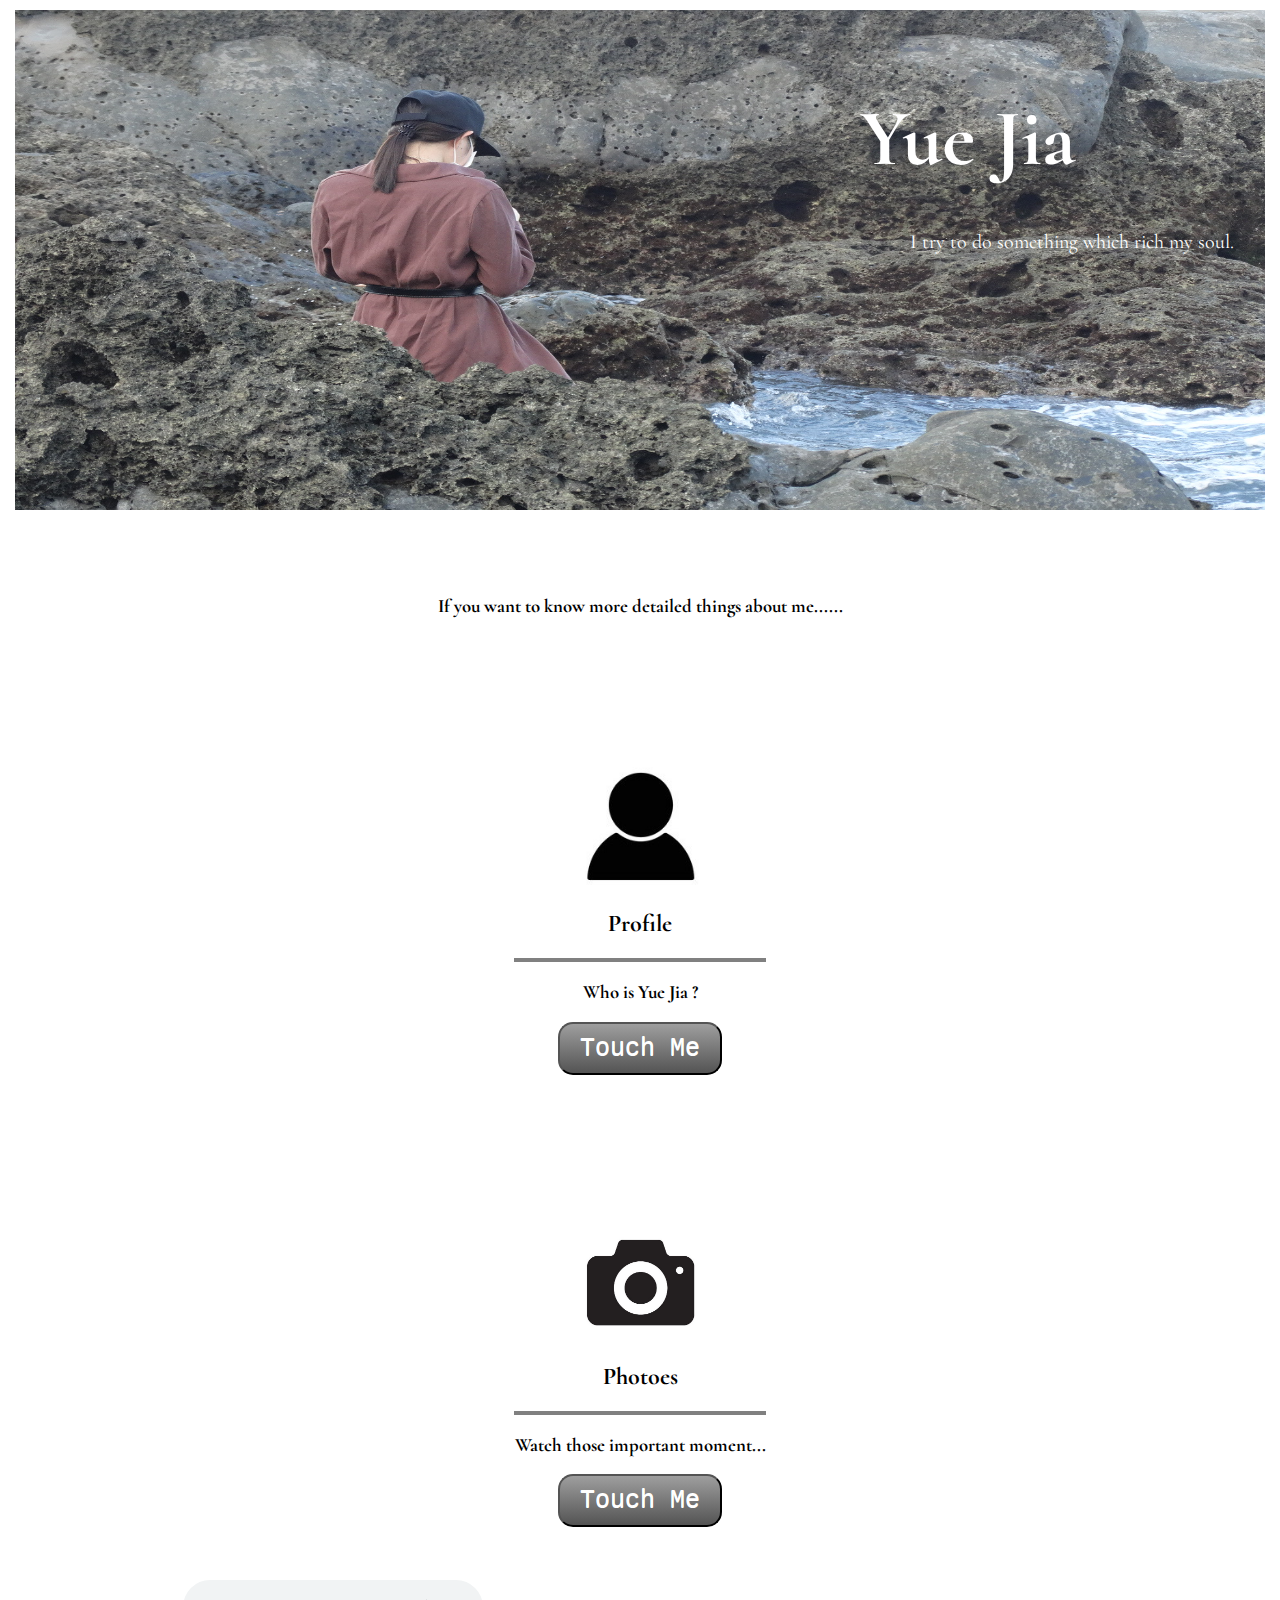
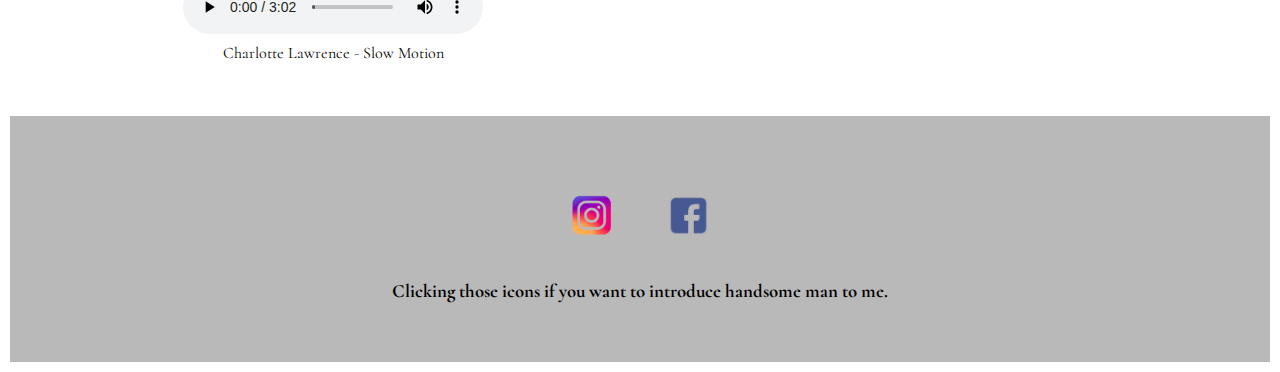
<file: index.html>
<!DOCTYPE html>
<html lang="en">
<head>
    <meta charset="UTF-8">
    <meta http-equiv="X-UA-Compatible" content="IE=edge">
    <meta name="viewport" content="width=device-width, initial-scale=1.0">
    <title>YueJia</title>
    <link rel="stylesheet" href="css/style.css">
    <link href="https://fonts.googleapis.com/css2?family=Cormorant&family=Lobster&family=Noto+Serif+TC&family=Roboto+Mono:wght@100;200&family=Satisfy&display=swap" rel="stylesheet">
    <link rel="stylesheet" href="favicon.ico">
</head>
<body>
    <div class="top-container">
        <img class="top-image" src="images/04.jpg" alt="first-img" height="500px" width="1250px">
        <h1 class="start">Yue   Jia<a href="index.html"></a></h1>
        <p class="intro">I try to do something which rich my soul.</p>
    </div>

    <div class="middle-container">
        <div class="middle-margin">
            <h3>If you want to know more detailed things about me......</h3>
        </div>
        <div class="profile">
            <img src="images/06.jpg" alt="" width="120">
            <h2 >Profile</h2>
            <hr size="4" color="gray" width="250">
            <h3>Who is Yue Jia ? </h3>
            <a href="profile.html" target="_blank"><button class="btn" >Touch Me</button></a>
        </div>
        <div class="photoes">
            <img src="images/08.jpg" alt="" width="130">
            <h2>Photoes</h2>
            <hr size="4" color="gray" width="250">
            <h3>Watch those important moment...</h3>
            <a href="photoes.html" target="_blank"><button class="btn" >Touch Me</button></a>
        </div>
        <div><table class="music">
            <tr>
              <td>
                <audio controls autoplay="autoplay" loop="1" >
                <source src="audio/Slow Motion.mp3" />
                如果不播放，說明你的瀏覽器不支持！
                </audio>
              </td>
            </tr>
            <tr>
              <td>
                Charlotte Lawrence - Slow Motion
              </td>
            </tr>
          </table></div>
    </div>

    <div class="bottom-container" >
        <table class="table" cellpadding="20" >
            <tr>
                <td>
                    <a href="https://instagram.com/jia_yue_vc?utm_medium=copy_link"><img src="images/11.png" alt="" width="55"></a>
                </td>
                <td>
                    <a href="https://www.facebook.com/profile.php?id=100004253401347"><img src="images/12.png" alt="" width="55"></a>
                </td>
            </tr>
        </table>
        <h3 class="introduce">Clicking those icons if you want to introduce handsome man to me.</h3>
    </div>    
</body>
</html>
</file>
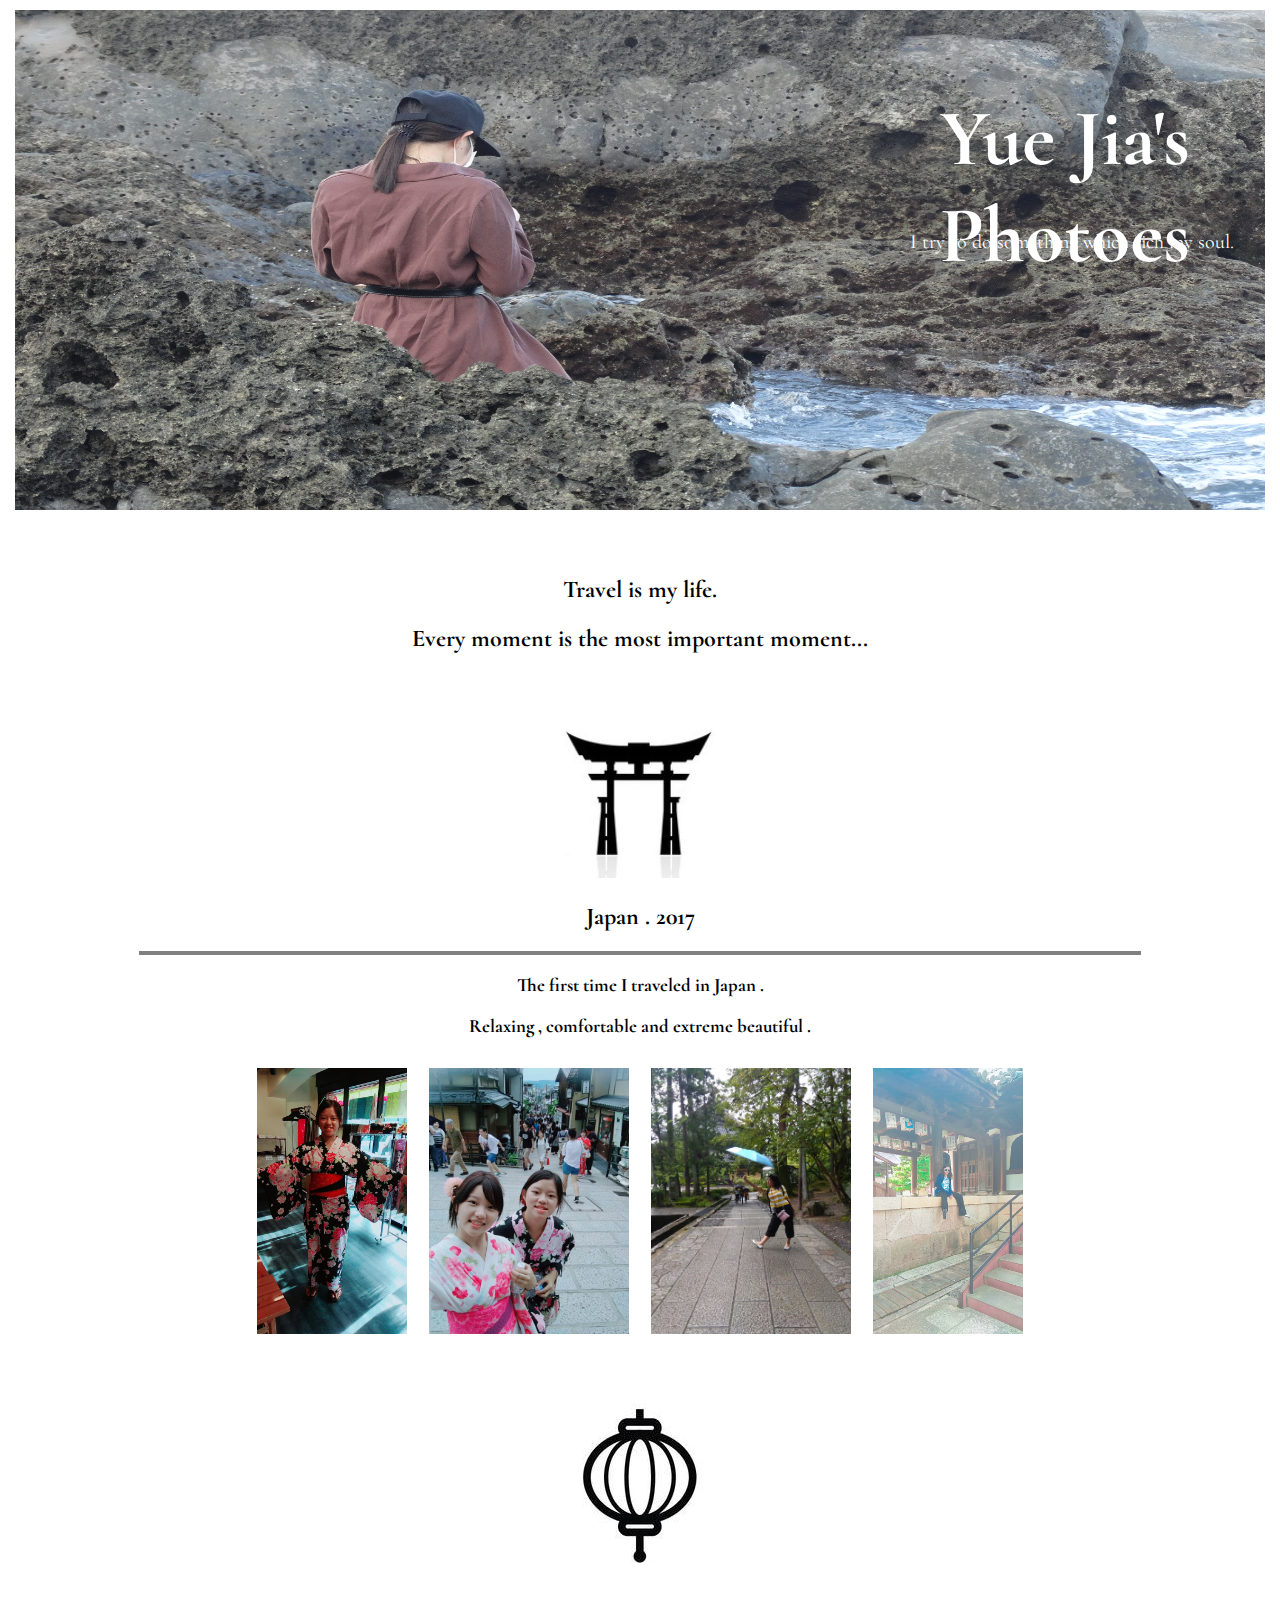
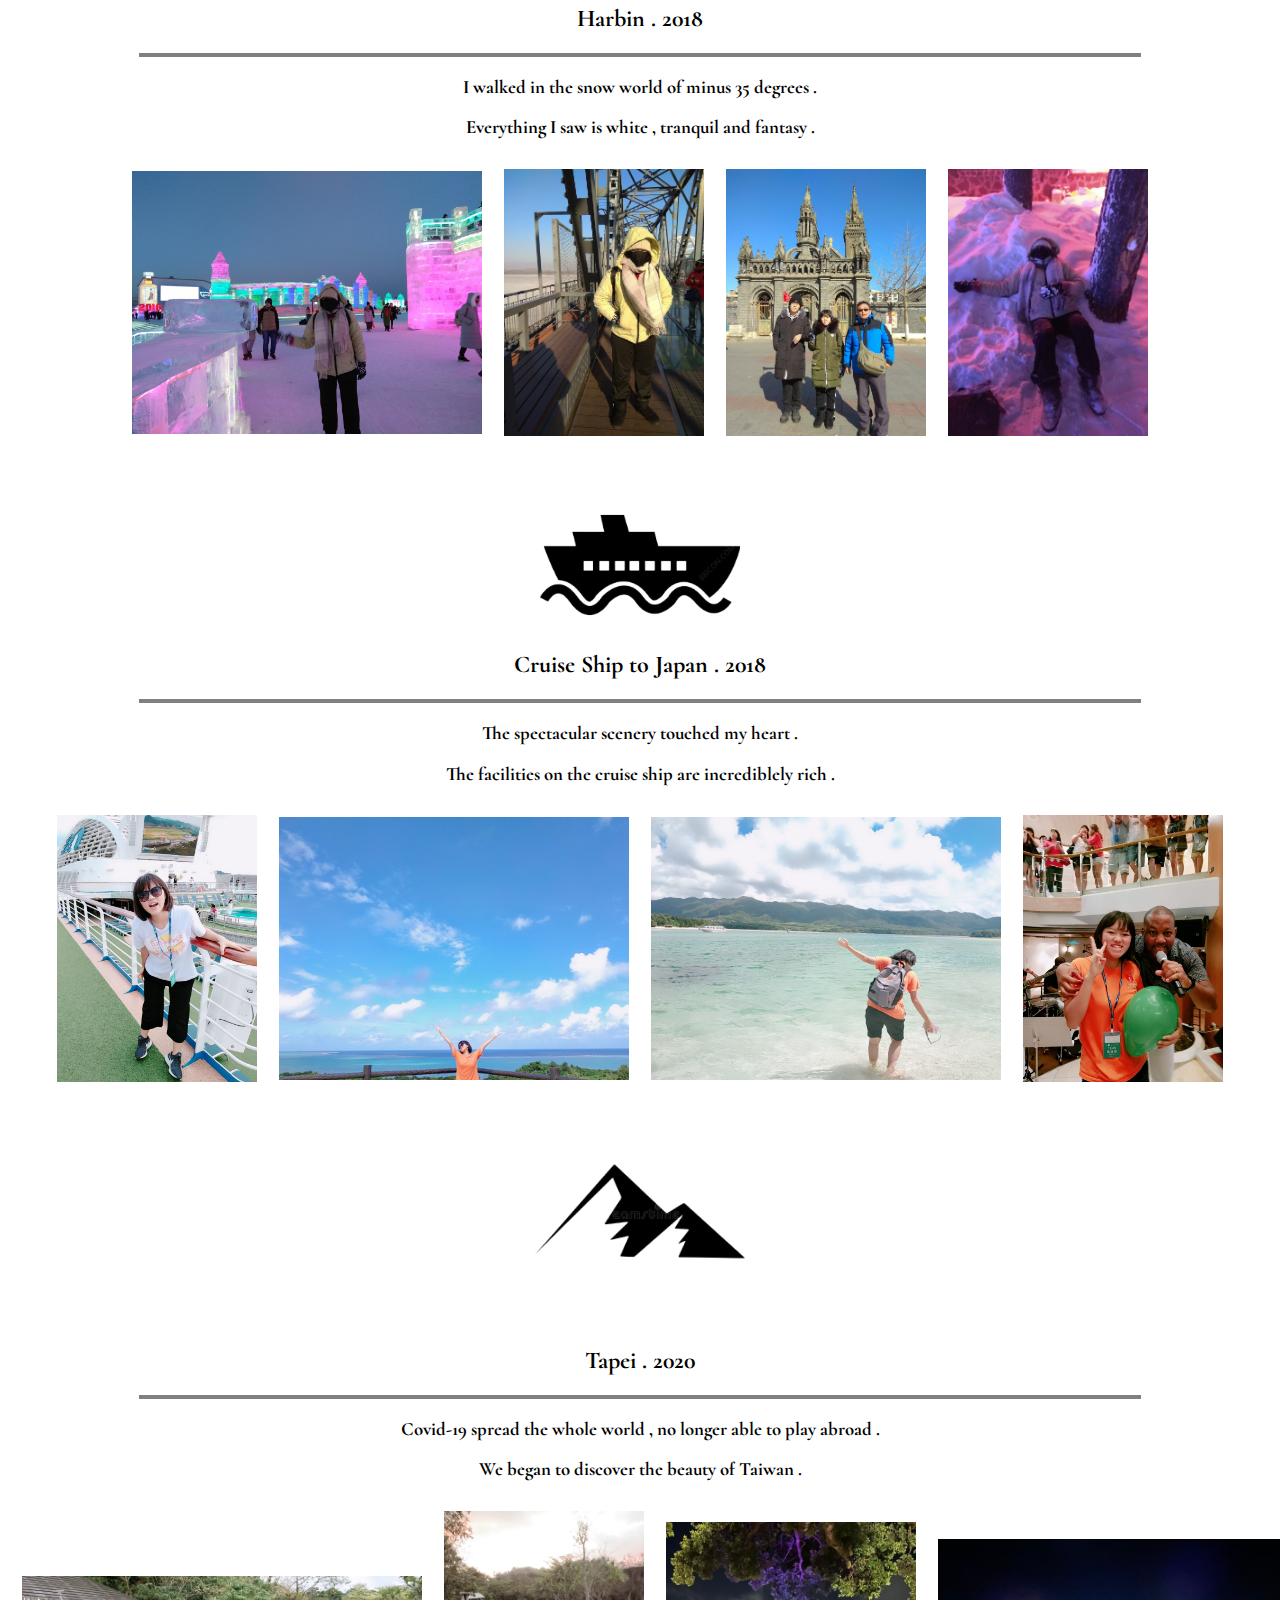
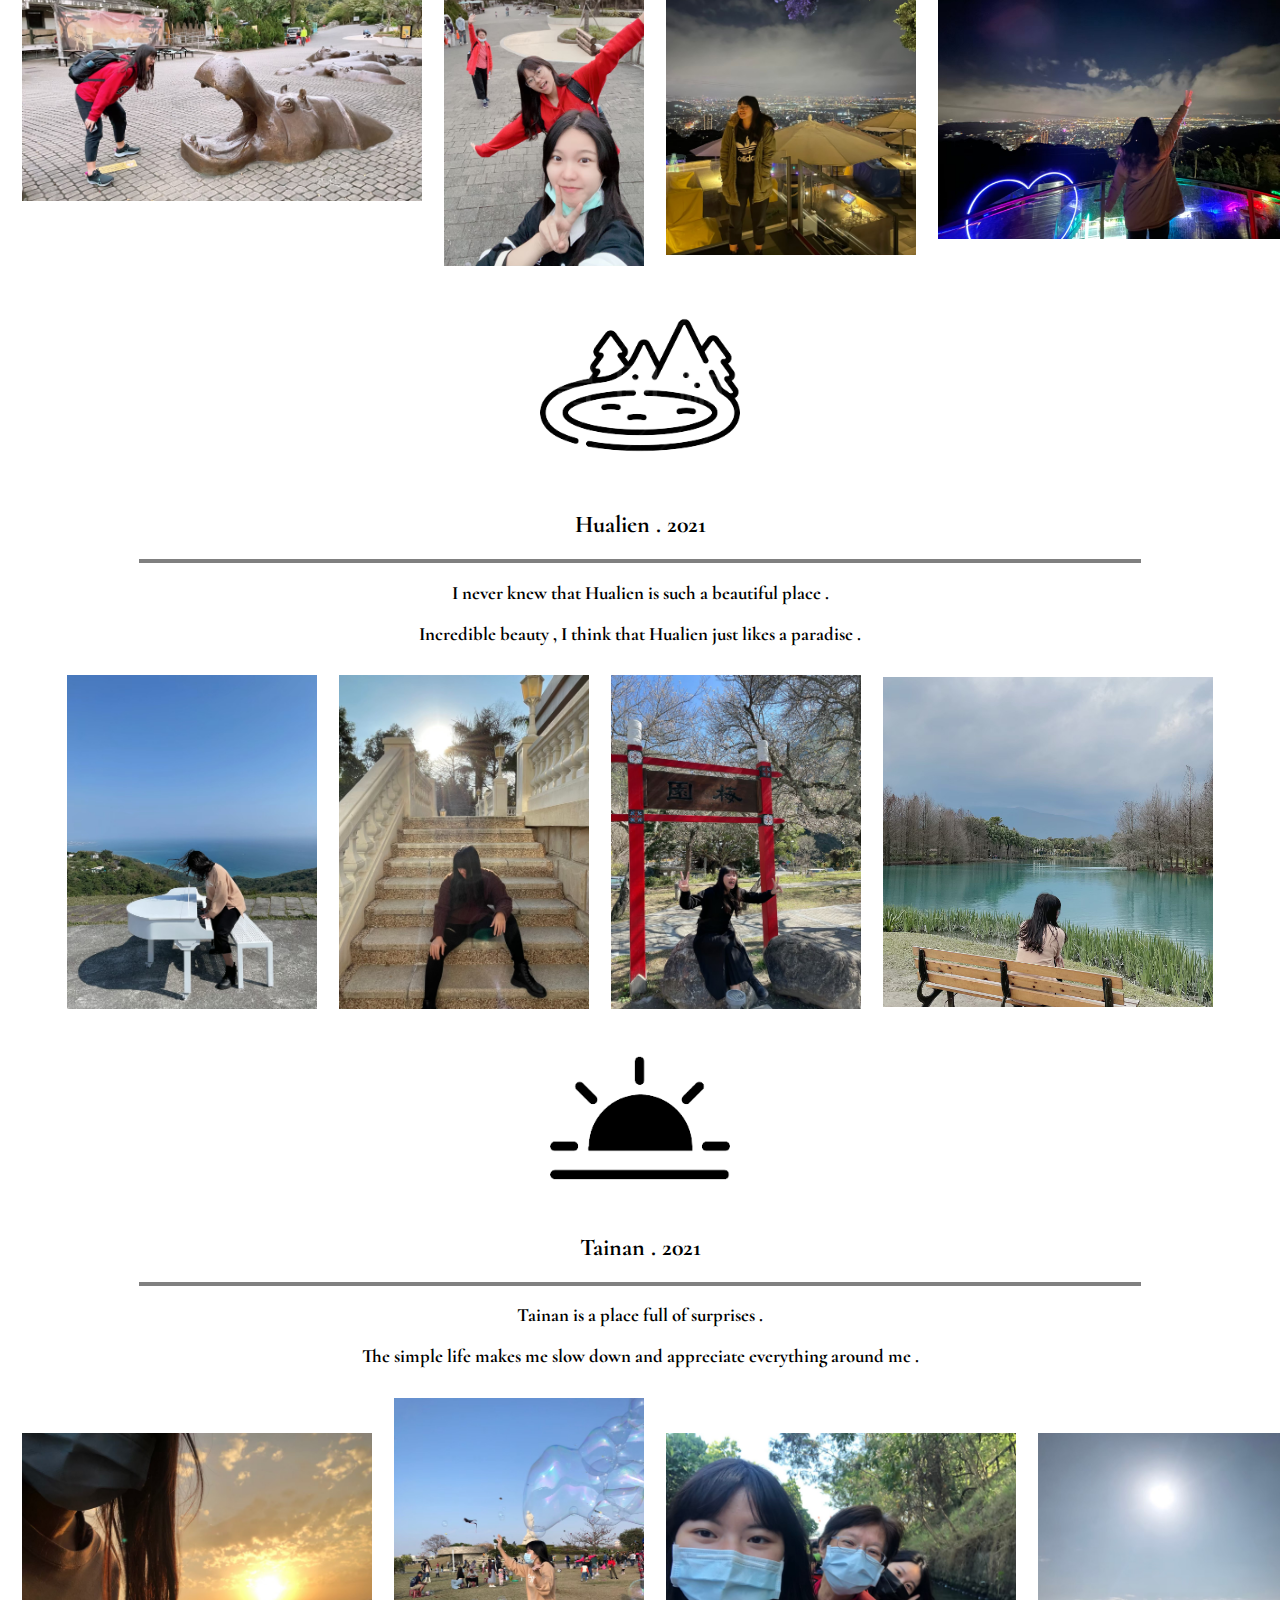
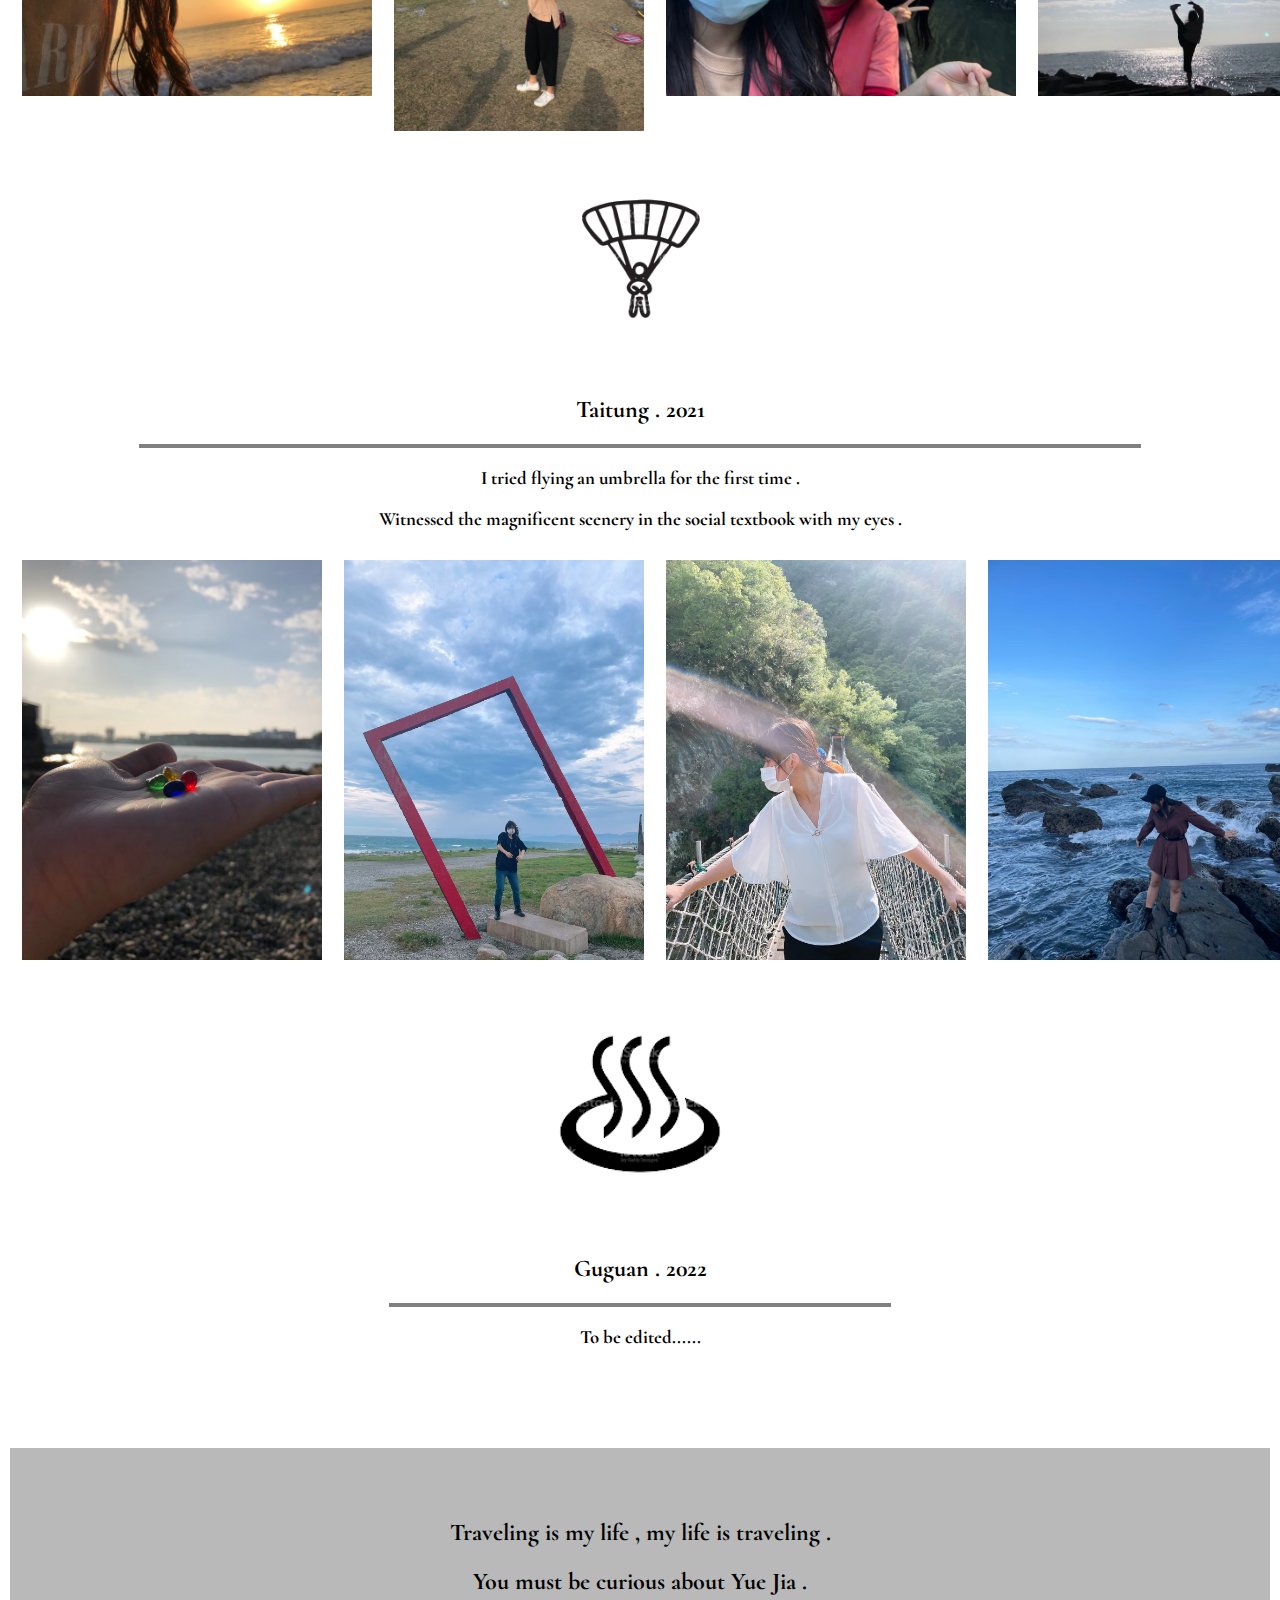
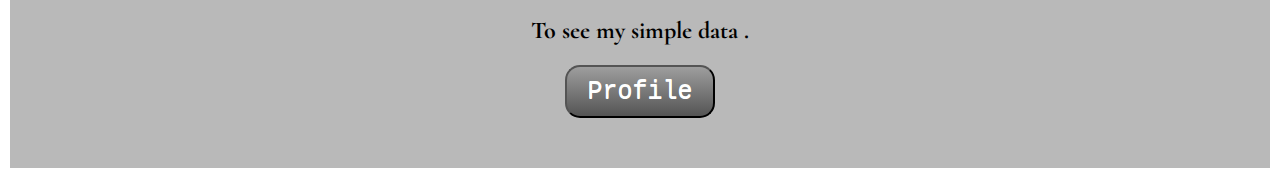
<file: photoes.html>
<!DOCTYPE html>
<html lang="en">
<head>
    <meta charset="UTF-8">
    <meta http-equiv="X-UA-Compatible" content="IE=edge">
    <meta name="viewport" content="width=device-width, initial-scale=1.0">
    <title>photoes</title>
    <link rel="stylesheet" href="css/style.css">
    <link href="https://fonts.googleapis.com/css2?family=Cormorant&family=Lobster&family=Noto+Serif+TC&family=Roboto+Mono:wght@100;200&family=Satisfy&display=swap" rel="stylesheet">
    <link rel="stylesheet" href="favicon.ico">
</head>
<body>
    <div class="top-container">
        <img class="top-image" src="images/04.jpg" alt="first-img" height="500px" width="1250px">
        <h1 class="start">Yue   Jia's Photoes<a href="index.html"></a></h1>
        <p class="intro">I try to do something which rich my soul.</p>
    </div>

    <div class="middle-container">
        <div class="traveling">
            <h2>Travel is my life.</h2>
            <h2>Every moment is the most important moment...</h2>
        </div>

        <div class="Japan">
            <img src="images/033.jpg" alt="" width="150">
            <h2>Japan . 2017</h2>
            <hr size="4" color="gray" width="1000">
            <table class="table" cellpadding="10">
                <tr>
                    <td>
                        <img src="images/001.jpg" alt="" width="150">
                    </td>
                    <td>
                        <img src="images/002.jpg" alt="" width="200">
                    </td>
                    <td>
                        <img src="images/003.jpg" alt="" width="200">
                    </td>
                    <td>
                        <img src="images/004.jpg" alt="" width="150">
                    </td>
                </tr>
                <tr>
                    <h3>The first time I traveled in Japan .</h3>
                    <h3>Relaxing , comfortable and extreme beautiful .</h3>
                </tr>
            </table>
        </div>

        <div class="Harbin">
            <img src="images/034.jpg" alt="" >
            <h2>Harbin . 2018</h2>
            <hr size="4" color="gray" width="1000">
            <table class="table" cellpadding="10">
                <tr>
                    <td>
                        <img src="images/005.jpg" alt="" width="350">
                    </td>
                    <td>
                        <img src="images/006.jpg" alt="" width="200">
                    </td>
                    <td>
                        <img src="images/007.jpg" alt="" width="200">
                    </td>
                    <td>
                        <img src="images/008.jpg" alt="" width="200">
                    </td>
                </tr>
                <tr>
                    <h3>I walked in the snow world of minus 35 degrees . </h3>
                    <h3>Everything I saw is white , tranquil and fantasy .</h3>
                </tr>
            </table>
        </div>

        <div class="Japan2018">
            <img src="images/041.png" alt="" width="200">
            <h2>Cruise Ship to Japan . 2018</h2>
            <hr size="4" color="gray" width="1000">
            <table class="table" cellpadding="10">
                <tr>
                    <td>
                        <img src="images/009.jpg" alt="" width="200">
                    </td>
                    <td>
                        <img src="images/010.jpg" alt="" width="350">
                    </td>
                    <td>
                        <img src="images/011.jpg" alt="" width="350">
                    </td>
                    <td>
                        <img src="images/012.jpg" alt="" width="200">
                    </td>
                </tr>
                <tr>
                    <h3>The spectacular scenery touched my heart .</h3>
                    <h3>The facilities on the cruise ship are incrediblely rich .</h3>
                </tr>
            </table>
        </div>

        <div class="Tapei">
            <img src="images/038.png" alt="" width="220">
            <h2>Tapei . 2020</h2>
            <hr size="4" color="gray" width="1000">
            <table class="table" cellpadding="10">
                <tr>
                    <td>
                        <img src="images/015.jpg" alt="" width="400">
                    </td>
                    <td>
                        <img src="images/016.jpg" alt="" width="200">
                    </td>
                    <td>
                        <img src="images/017.jpg" alt="" width="250">
                    </td>
                    <td>
                        <img src="images/018.jpg" alt="" width="400">
                    </td>
                </tr>
                <tr>
                   <h3>Covid-19 spread the whole world , no longer able to play abroad .</h3> 
                    <h3>We began to discover the beauty of Taiwan .</h3>
                </tr>
            </table>
        </div>

        <div class="Hualien">
            <img src="images/042.png" alt="" width="200">
            <h2>Hualien . 2021</h2>
            <hr size="4" color="gray" width="1000">
            <table class="table" cellpadding="10">
                <tr>
                    <td>
                        <img src="images/019.jpg" alt="" width="250">
                    </td>
                    <td>
                        <img src="images/020.jpg" alt="" width="250">
                    </td>
                    <td>
                        <img src="images/021.jpg" alt="" width="250">
                    </td>
                    <td>
                        <img src="images/022.jpg" alt="" width="330">
                    </td>
                </tr>
                <tr>
                    <h3>I never knew that Hualien is such a beautiful place .</h3>
                    <h3>Incredible beauty , I think that Hualien just likes a paradise .</h3>
                </tr>
            </table>
        </div>

        <div class="Tainan">
            <img src="images/043.png" alt="" width="180">
            <h2>Tainan . 2021</h2>
            <hr size="4" color="gray" width="1000">
            <table class="table" cellpadding="10">
                <tr>
                    <td>
                        <img src="images/023.jpg" alt="" width="350">
                    </td>
                    <td>
                        <img src="images/024.jpg" alt="" width="250">
                    </td>
                    <td>
                        <img src="images/026.jpg" alt="" width="350">
                    </td>
                    <td>
                        <img src="images/025.jpg" alt="" width="350">
                    </td>
                </tr>
                <tr>
                    <h3>Tainan is a place full of surprises .</h3>
                    <h3>The simple life makes me slow down and appreciate everything around me .</h3>
                </tr>
            </table>
        </div>

        <div class="Taitung">
            <img src="images/044.png" alt="" width="220">
            <h2>Taitung . 2021</h2>
            <hr size="4" color="gray" width="1000">
            <table class="table" cellpadding="10">
                <tr>
                    <td>
                        <img src="images/027.jpg" alt="" width="300">
                    </td>
                    <td>
                        <img src="images/031.jpg" alt="" width="300">
                    </td>
                    <td>
                        <img src="images/029.jpg" alt="" width="300">
                    </td>
                    <td>
                        <img src="images/030.jpg" alt="" width="300">
                    </td>
                </tr>
                <tr>
                    <h3>I tried flying an umbrella for the first time .</h3>
                    <h3>Witnessed the magnificent scenery in the social textbook with my eyes .</h3>
                </tr>
            </table>
        </div>

        <div class="Guguan">
            <img src="images/045.png" alt="" width="250">
            <h2>Guguan . 2022</h2>
            <hr size="4" color="gray" width="500">
            <h3>To be edited......</h3>
        </div>
        
        <div class="bottom-container" >
            <h2>Traveling is my life , my life is traveling .</h2>
            <h2>You must be curious about Yue Jia .</h2>
            <h2>To see my simple data .</h2>
            <a href="profile.html"><button class="btn" >Profile</button></a>
        </div>
    </div>
</body>
</html>
</file>
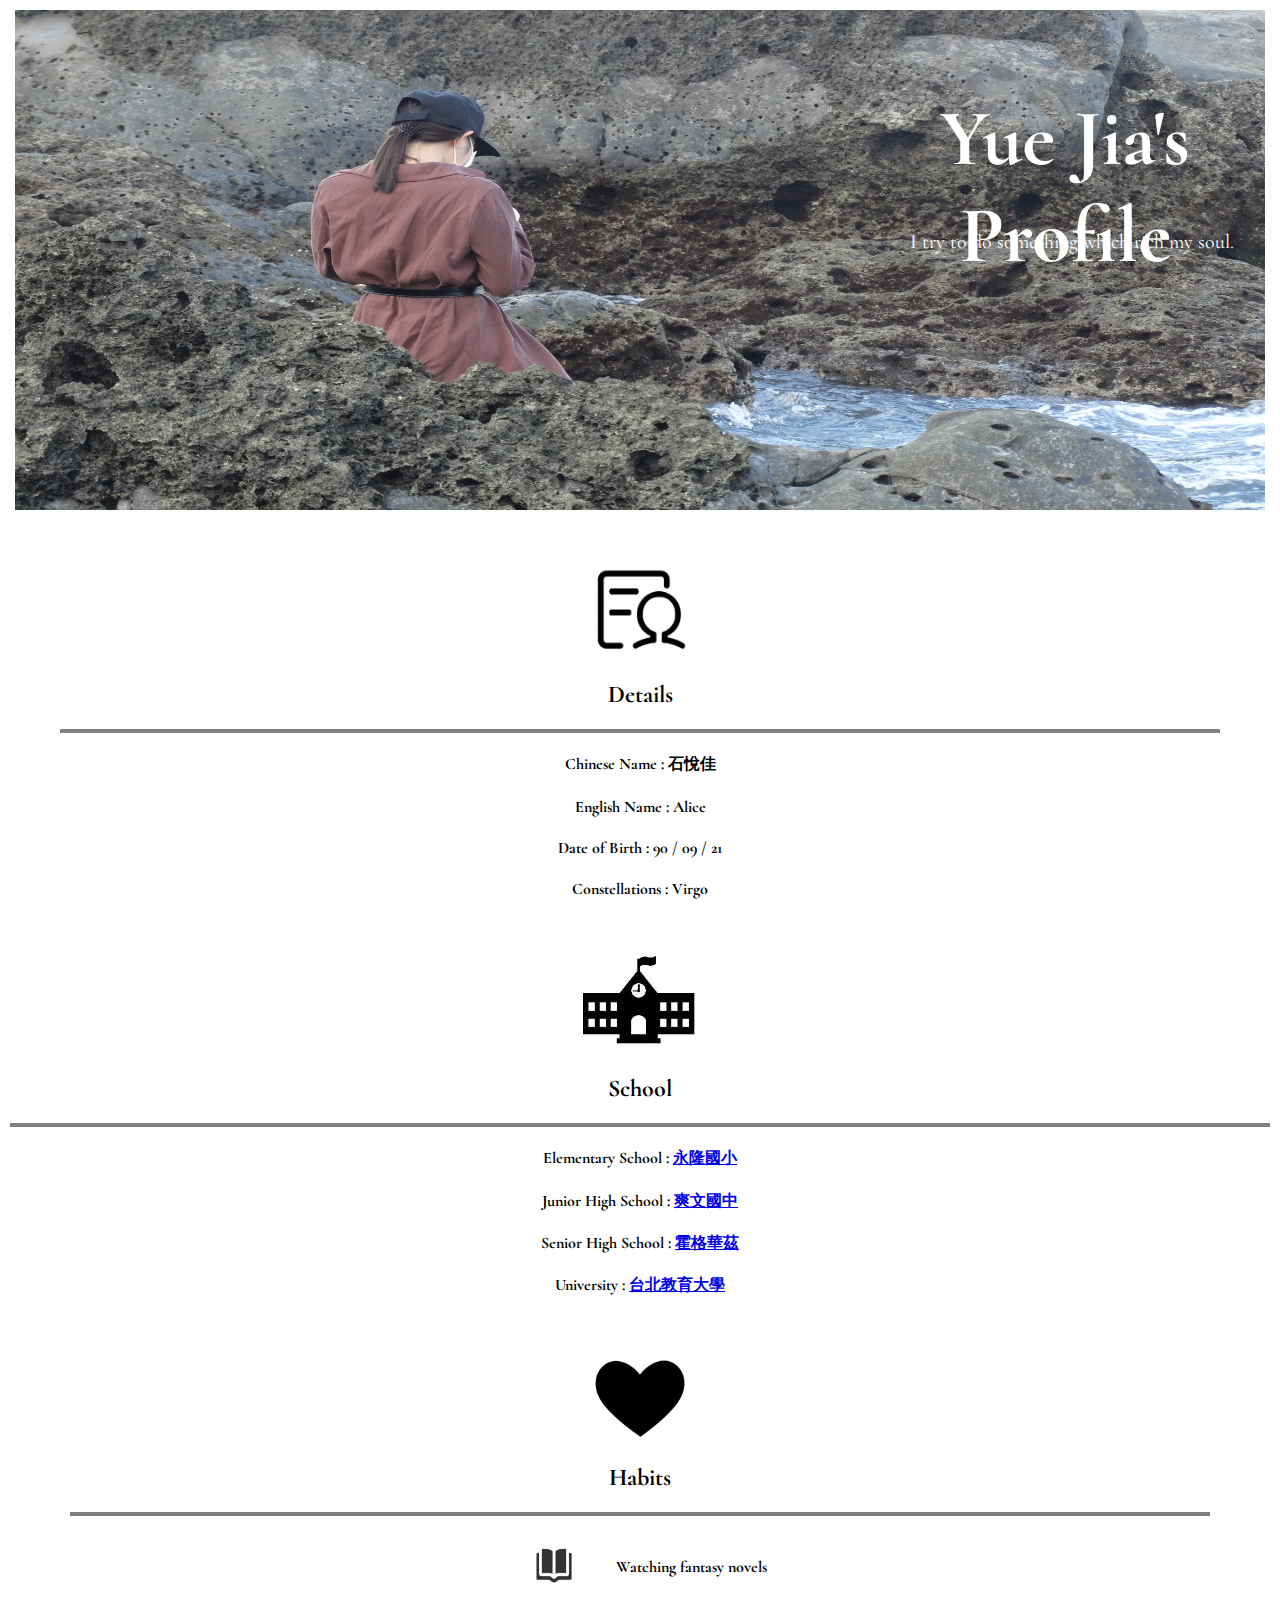
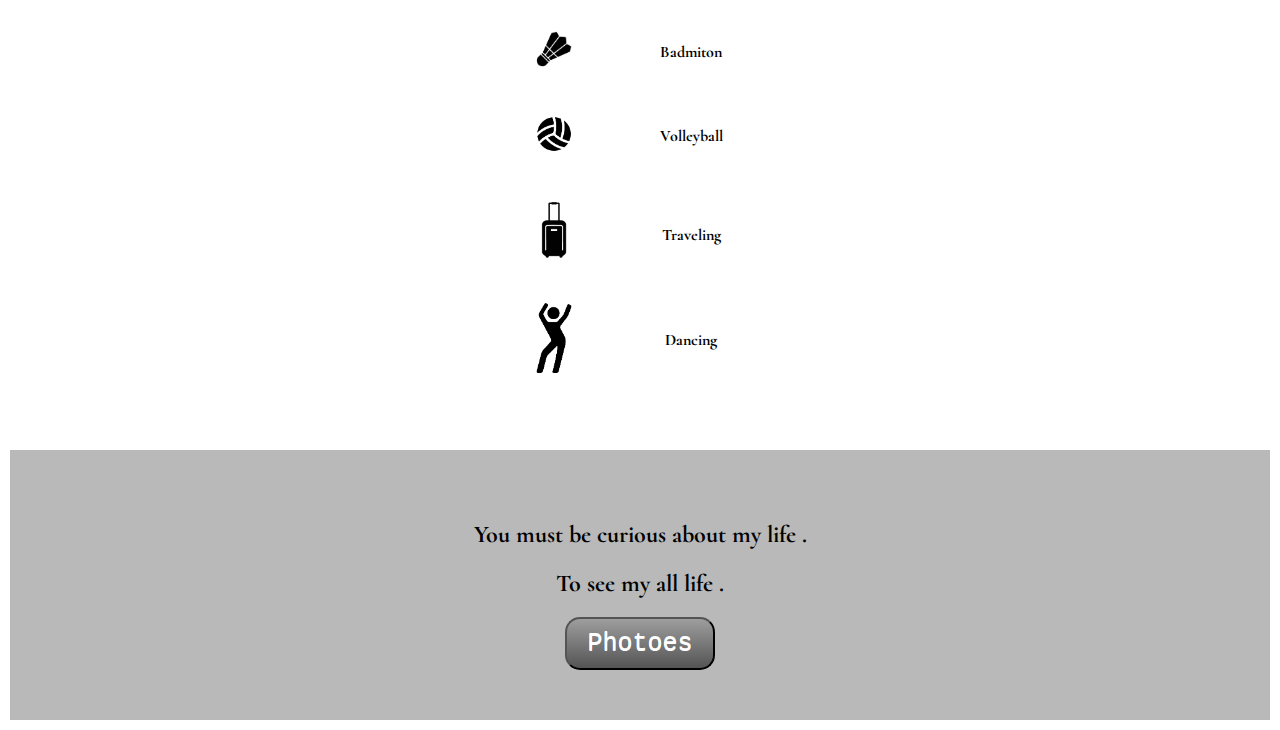
<file: profile.html>
<!DOCTYPE html>
<html lang="en">
<head>
    <meta charset="UTF-8">
    <meta http-equiv="X-UA-Compatible" content="IE=edge">
    <meta name="viewport" content="width=device-width, initial-scale=1.0">
    <title>Yue Jia's Profile</title>
    <link rel="stylesheet" href="css/style.css">
    <link href="https://fonts.googleapis.com/css2?family=Cormorant&family=Lobster&family=Noto+Serif+TC&family=Roboto+Mono:wght@100;200&family=Satisfy&display=swap" rel="stylesheet">
    <link rel="stylesheet" href="favicon.ico">
</head>
<body>
    <div class="top-container">
        <img class="top-image" src="images/04.jpg" alt="first-img" height="500px" width="1250px">
        <h1 class="start">Yue   Jia's Profile<a href="index.html"></a></h1>
        <p class="intro">I try to do something which rich my soul.</p>
    </div>
    
    <div class="middle-container">
        <div class="Detail">
            <img src="images/15.png" alt="" width="100">
            <h2>Details</h2>
            <hr size="4" color="gray">
            <h4>Chinese Name : 石悅佳</h4>
            <h4>English Name : Alice</h4>
            <h4>Date of Birth : 90 / 09 / 21</h4>
            <h4>Constellations : Virgo</h4>
        </div>

        <div class="School">
            <img src="images/16.jpg" alt="" width="120">
            <h2>School</h2>
            <hr size="4" color="gray">
            <h4>Elementary School : <a href="https://yles.tc.edu.tw/">永隆國小</a> </h4>
            <h4>Junior High School : <a href="https://swjh.tc.edu.tw/">爽文國中</a></h4>
            <H4>Senior High School : <a href="https://zh.wikipedia.org/zh-hant/%E9%9C%8D%E6%A0%BC%E8%8F%AF%E8%8C%B2%E9%AD%94%E6%B3%95%E8%88%87%E5%B7%AB%E8%A1%93%E5%AD%B8%E9%99%A2">霍格華茲</a></H4>
            <h4>University : <a href="https://www.ntue.edu.tw/">台北教育大學</a></h4>
        </div>

        <div class="Habits">
            <img src="images/18.png" alt="" width="100">
            <h2>Habits</h2>
            <hr size="4" color="gray">
            <table class="table" cellpadding="10">
                <tr>
                    <td>
                        <img src="images/23.png" alt="" width="40">
                    </td>
                    <td>
                        <h4>Watching fantasy novels</h4>
                    </td>
                </tr>
                <tr>
                    <td>
                        <img src="images/24.png" alt="" width="40">
                    </td>
                    <td>
                        <h4>Badmiton</h4>
                    </td>
                </tr>
                <tr>
                    <td>
                        <img src="images/25.png" alt="" width="40">
                    </td>
                    <td>
                        <h4>Volleyball</h4>
                    </td>
                </tr>
                <tr>
                    <td>
                        <img src="images/26.png" alt="" width="80">
                    </td>
                    <td>
                        <h4>Traveling</h4>
                    </td>
                </tr>
                <tr>
                    <td>
                        <img src="images/046.png" alt="" width="70">
                    </td>
                    <td>
                        <h4>Dancing</h4>
                    </td>
                </tr>
            </table>
        </div>
    </div>

    <div class="bottom-container" >
        <h2>You must be curious about my life .</h2>
        <h2>To see my all life .</h2>
        <a href="photoes.html"><button class="btn" >Photoes</button></a>
    </div>
</body>
</html>
</file>
<file: css/style.css>
body{
    color: black;
    margin: 10px;
    text-align: center;
    font-family:'Cormorant', serif;
}
h1{
    color: white;
    font-size: 5em;
    margin: 50px auto 500px auto;
    font-family: 'Cormorant', serif;
}
.top-container{
    background-color: white;
    position: relative;
}
.start{
    position: absolute;
    left: 850px; ;
    top: 30px;
}
.intro{
    color: white;
    position: absolute;
    left: 900px;
    top: 200px;
    font-size:20px;
}
.middle-container{
    position: relative;
}
.middle-margin{
    margin: 80px;
}
.profile{
    margin: 150px;
}
.music{
    position: relative;
    left: 120px;
    margin: 50px;
}
.bottom-container{
    background-color: rgb(185, 185, 185);
    padding-top: 50px;
    padding-bottom: 50px;
    text-align: center;
}
.table{
    margin-left:auto; 
    margin-right:auto;
}
.introduce{
    margin: 10px;
    bottom: 5px;
}
.Detail{
    margin: 50px;
}
.Habits{
    margin: 60px;
}
.traveling{
    margin: 60px;
}
.Harbin{
    margin: 50px;
}
.Guguan{
    margin-bottom: 100px;
}
.btn {
    background: #9e9e9e;
    background-image: -webkit-linear-gradient(top, #9e9e9e, #545454);
    background-image: -moz-linear-gradient(top, #9e9e9e, #545454);
    background-image: -ms-linear-gradient(top, #9e9e9e, #545454);
    background-image: -o-linear-gradient(top, #9e9e9e, #545454);
    background-image: linear-gradient(to bottom, #9e9e9e, #545454);
    -webkit-border-radius: 15;
    -moz-border-radius: 15;
    border-radius: 15px;
    text-shadow: 0px 1px 0px #ffffff;
    font-family: Courier New;
    color: #ffffff;
    font-size: 25px;
    padding: 10px 20px 10px 20px;
    text-decoration: none;
  }
  
  .btn:hover {
    text-decoration: none;
  }
</file>
